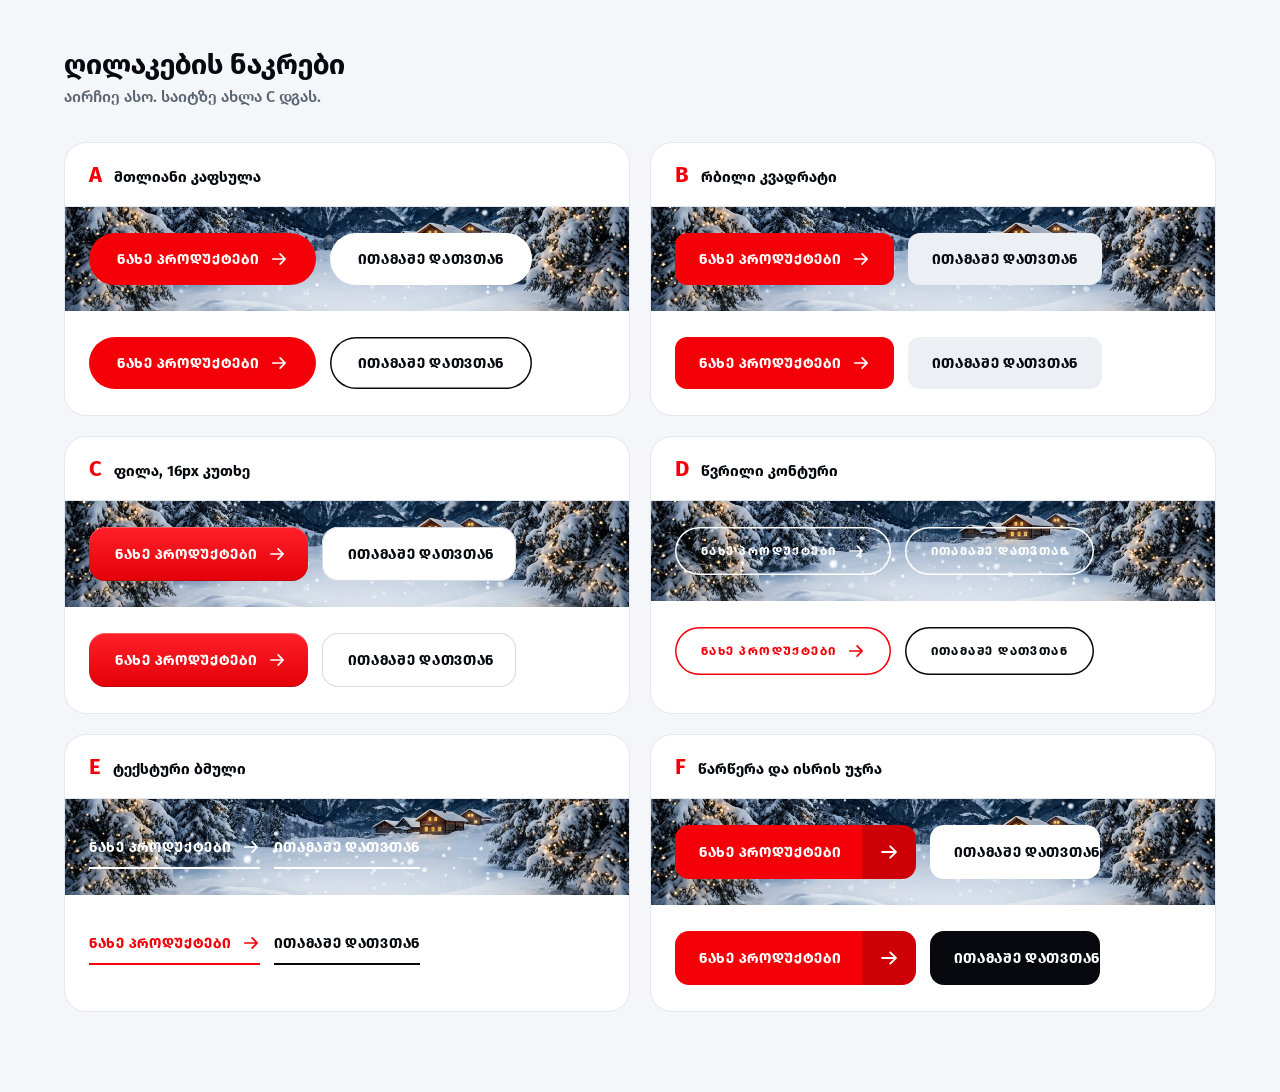
<file: ui-kit.html>
<!doctype html><html lang="ka"><head><meta charset="utf-8"><meta name="viewport" content="width=device-width,initial-scale=1"><meta name="robots" content="noindex"><title>ღილაკების ნაკრები | Coca-Cola</title>
<style>
@font-face{font-family:FiraGO;src:url(fonts/FiraGO-Medium.woff2) format('woff2');font-weight:500}
@font-face{font-family:FiraGO;src:url(fonts/FiraGO-Bold.woff2) format('woff2');font-weight:700}
*{box-sizing:border-box;margin:0}body{font-family:FiraGO,sans-serif;background:#f4f6f9;color:#07090f;padding:48px clamp(20px,5vw,72px) 80px}
h1{font-size:28px;font-weight:700;margin-bottom:6px}.lead{color:#5b6472;margin-bottom:36px}
.kit{display:grid;grid-template-columns:repeat(2,1fr);gap:20px}
.opt{background:#fff;border:1px solid #e3e7ee;border-radius:22px;overflow:hidden}
.opt h2{font-size:15px;font-weight:700;padding:18px 24px;border-bottom:1px solid #e3e7ee;display:flex;gap:12px;align-items:baseline}.opt h2 b{color:#F40009;font-size:22px}.opt h2 span{color:#5b6472;font-weight:500;font-size:13px}
.zone{display:flex;flex-wrap:wrap;gap:14px;align-items:center;padding:26px 24px}
.zone.dk{background:#0a1226 url(img/bg-night.jpg) center 70%/cover}
.b{display:inline-flex;align-items:center;gap:10px;border:0;cursor:pointer;font:700 14px FiraGO,sans-serif;font-feature-settings:'case' 1;letter-spacing:.05em;white-space:nowrap;text-decoration:none;transition:all .25s cubic-bezier(.2,.8,.2,1)}
.b i{width:18px;height:18px;background:currentColor;-webkit-mask:url("data:image/svg+xml,%3Csvg xmlns='http://www.w3.org/2000/svg' viewBox='0 0 256 256'%3E%3Cpath d='M224.49 136.49l-72 72a12 12 0 0 1-17-17L187 140H40a12 12 0 0 1 0-24h147l-51.490-51.520a12 12 0 0 1 17-17l72 72a12 12 0 0 1-.02 17.010z'/%3E%3C/svg%3E") center/contain no-repeat;mask:url("data:image/svg+xml,%3Csvg xmlns='http://www.w3.org/2000/svg' viewBox='0 0 256 256'%3E%3Cpath d='M224.49 136.49l-72 72a12 12 0 0 1-17-17L187 140H40a12 12 0 0 1 0-24h147l-51.490-51.520a12 12 0 0 1 17-17l72 72a12 12 0 0 1-.02 17.010z'/%3E%3C/svg%3E") center/contain no-repeat;transition:transform .3s}
.b:hover i{transform:translateX(4px)}
/* A solid pill */
.A .p,.A .s{height:52px;padding:0 28px;border-radius:26px}.A .p{background:#F40009;color:#fff}.A .p:hover{background:#d20008}.A .s{background:#fff;color:#07090f;box-shadow:inset 0 0 0 1.5px #07090f}.A .dk .s{box-shadow:none}.A .s:hover{background:#07090f;color:#fff}
/* B soft square */
.B .p,.B .s{height:52px;padding:0 24px;border-radius:12px}.B .p{background:#F40009;color:#fff}.B .p:hover{background:#07090f}.B .s{background:#eceff3;color:#07090f}.B .s:hover{background:#dfe3e9}
/* C slab */
.C .p,.C .s{height:54px;padding:0 22px 0 26px;border-radius:16px}.C .p{background:linear-gradient(180deg,#ff2029,#e30008);color:#fff;box-shadow:inset 0 1px 0 rgba(255,255,255,.28),inset 0 -1px 0 rgba(0,0,0,.16)}.C .p:hover{filter:brightness(1.07);transform:translateY(-1px)}.C .s{background:#fff;color:#07090f;box-shadow:inset 0 0 0 1px #d5dae2}.C .s:hover{background:#eef1f5}
/* D editorial outline */
.D .p,.D .s{height:48px;padding:0 26px;border-radius:24px;font-size:12px;letter-spacing:.12em;background:none}.D .p{color:#F40009;box-shadow:inset 0 0 0 1.5px #F40009}.D .p:hover{background:#F40009;color:#fff}.D .s{color:#07090f;box-shadow:inset 0 0 0 1.5px currentColor}.D .dk .s{color:#fff}.D .dk .p{color:#fff;box-shadow:inset 0 0 0 1.5px #fff}.D .s:hover{background:#07090f;color:#fff}
/* E text link */
.E .p,.E .s{height:44px;padding:0;background:none;border-radius:0;box-shadow:inset 0 -2px 0 currentColor}.E .p{color:#F40009}.E .s{color:#07090f}.E .dk .p,.E .dk .s{color:#fff}.E .b:hover{gap:16px}
/* F label + icon tile */
.F .p,.F .s{height:54px;padding:0 0 0 24px;border-radius:14px;gap:20px;overflow:hidden}.F .b i{width:54px;height:54px;-webkit-mask-size:20px;mask-size:20px;background:none;position:relative}.F .b i::before{content:"";position:absolute;inset:0;background:rgba(0,0,0,.16)}.F .b i::after{content:"";position:absolute;inset:0;background:currentColor;-webkit-mask:url("data:image/svg+xml,%3Csvg xmlns='http://www.w3.org/2000/svg' viewBox='0 0 256 256'%3E%3Cpath d='M224.49 136.49l-72 72a12 12 0 0 1-17-17L187 140H40a12 12 0 0 1 0-24h147l-51.490-51.520a12 12 0 0 1 17-17l72 72a12 12 0 0 1-.02 17.010z'/%3E%3C/svg%3E") center/20px no-repeat;mask:url("data:image/svg+xml,%3Csvg xmlns='http://www.w3.org/2000/svg' viewBox='0 0 256 256'%3E%3Cpath d='M224.49 136.49l-72 72a12 12 0 0 1-17-17L187 140H40a12 12 0 0 1 0-24h147l-51.490-51.520a12 12 0 0 1 17-17l72 72a12 12 0 0 1-.02 17.010z'/%3E%3C/svg%3E") center/20px no-repeat}.F .b i{-webkit-mask:none;mask:none}.F .p{background:#F40009;color:#fff}.F .s{background:#07090f;color:#fff}.F .dk .s{background:#fff;color:#07090f}.F .b:hover{filter:brightness(1.08)}
@media(max-width:900px){.kit{grid-template-columns:1fr}}
</style></head><body>
<h1>ღილაკების ნაკრები</h1><p class="lead">აირჩიე ასო. საიტზე ახლა C დგას.</p>
<div class="kit"><section class="opt A"><h2><b>A</b>მთლიანი კაფსულა</h2><div class="zone dk"><a class="b p" href="#">ნახე პროდუქტები<i></i></a><a class="b s" href="#">ითამაშე დათვთან</a></div><div class="zone"><a class="b p" href="#">ნახე პროდუქტები<i></i></a><a class="b s" href="#">ითამაშე დათვთან</a></div></section><section class="opt B"><h2><b>B</b>რბილი კვადრატი</h2><div class="zone dk"><a class="b p" href="#">ნახე პროდუქტები<i></i></a><a class="b s" href="#">ითამაშე დათვთან</a></div><div class="zone"><a class="b p" href="#">ნახე პროდუქტები<i></i></a><a class="b s" href="#">ითამაშე დათვთან</a></div></section><section class="opt C"><h2><b>C</b>ფილა, 16px კუთხე</h2><div class="zone dk"><a class="b p" href="#">ნახე პროდუქტები<i></i></a><a class="b s" href="#">ითამაშე დათვთან</a></div><div class="zone"><a class="b p" href="#">ნახე პროდუქტები<i></i></a><a class="b s" href="#">ითამაშე დათვთან</a></div></section><section class="opt D"><h2><b>D</b>წვრილი კონტური</h2><div class="zone dk"><a class="b p" href="#">ნახე პროდუქტები<i></i></a><a class="b s" href="#">ითამაშე დათვთან</a></div><div class="zone"><a class="b p" href="#">ნახე პროდუქტები<i></i></a><a class="b s" href="#">ითამაშე დათვთან</a></div></section><section class="opt E"><h2><b>E</b>ტექსტური ბმული</h2><div class="zone dk"><a class="b p" href="#">ნახე პროდუქტები<i></i></a><a class="b s" href="#">ითამაშე დათვთან</a></div><div class="zone"><a class="b p" href="#">ნახე პროდუქტები<i></i></a><a class="b s" href="#">ითამაშე დათვთან</a></div></section><section class="opt F"><h2><b>F</b>წარწერა და ისრის უჯრა</h2><div class="zone dk"><a class="b p" href="#">ნახე პროდუქტები<i></i></a><a class="b s" href="#">ითამაშე დათვთან</a></div><div class="zone"><a class="b p" href="#">ნახე პროდუქტები<i></i></a><a class="b s" href="#">ითამაშე დათვთან</a></div></section></div></body></html>
</file>
